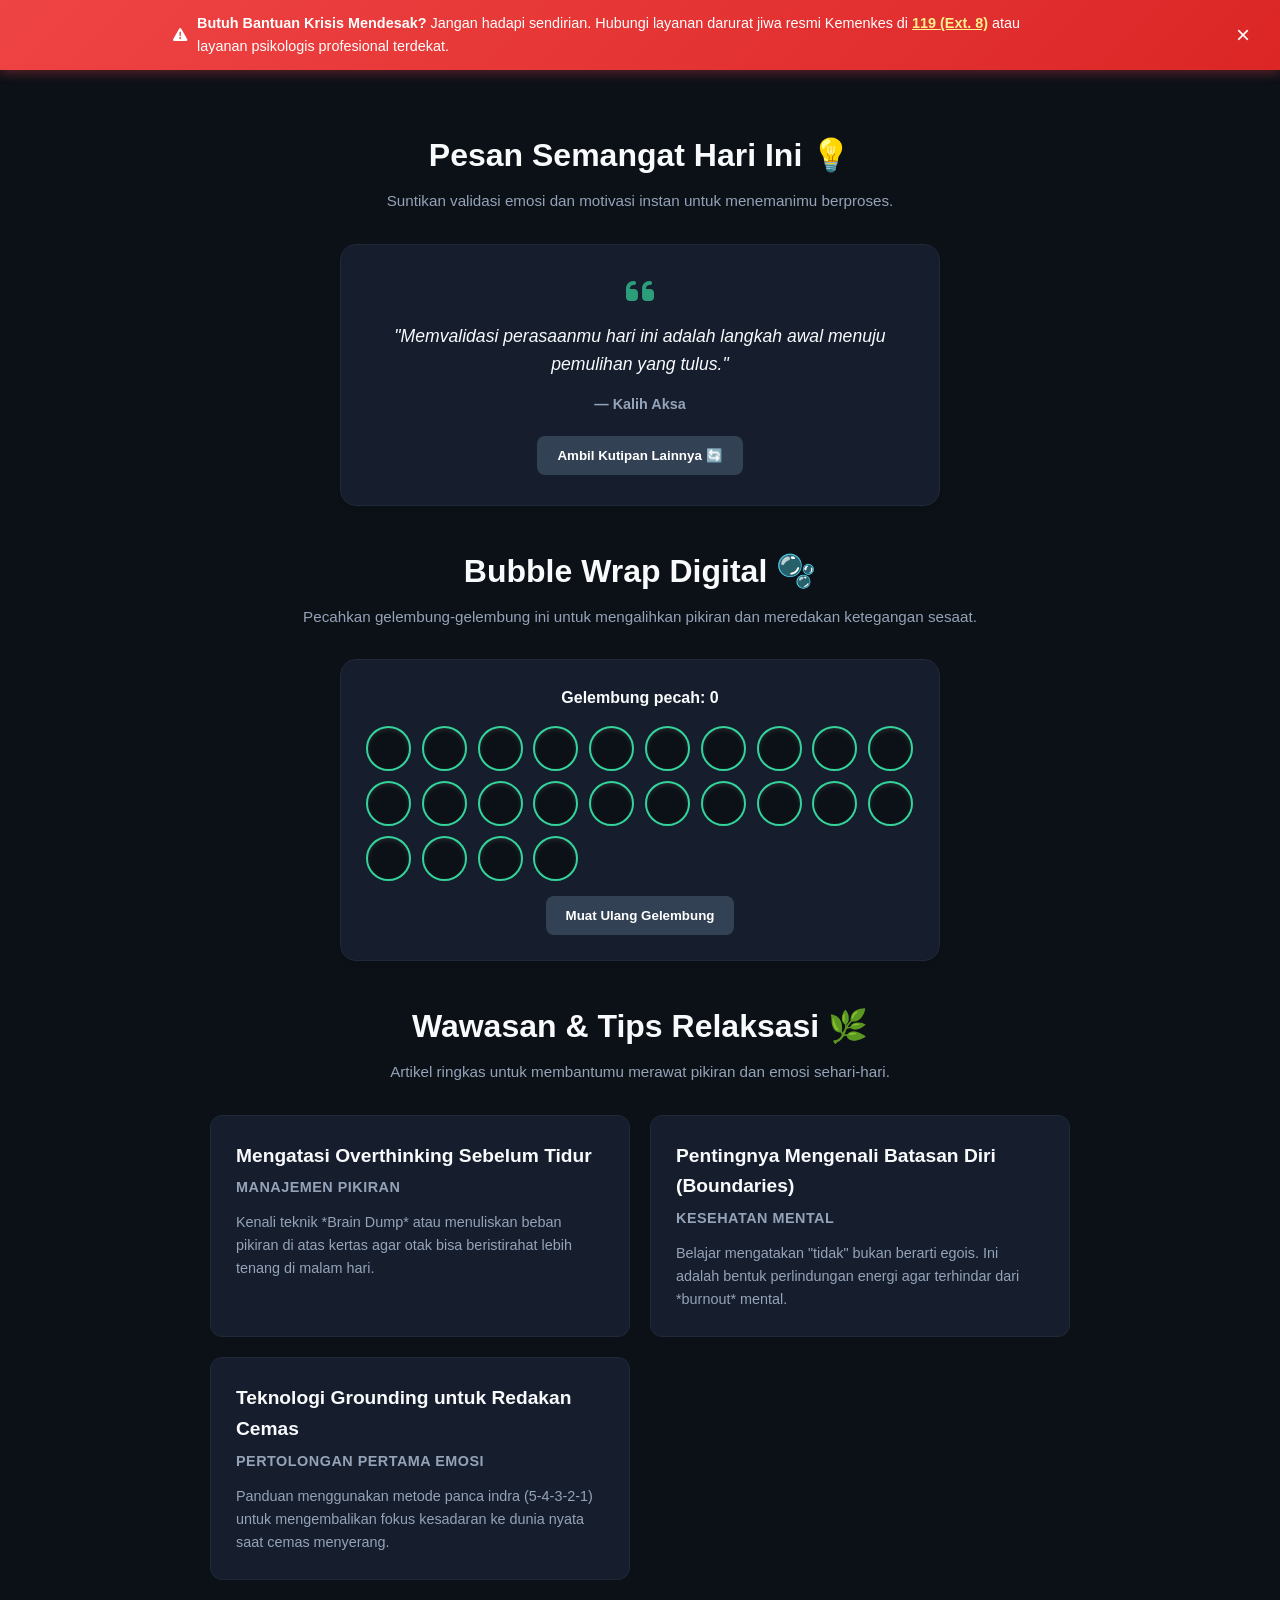
<file: index.html>
<!DOCTYPE html>
<html lang="id">
<head>
    <meta charset="UTF-8">
    <meta name="viewport" content="width=device-width, initial-scale=1.0">
    <title>Kalih Aksa - Ruang Aman & Konseling Kesehatan Mental</title>
    <!-- FontAwesome untuk Icon -->
    <link rel="stylesheet" href="https://cdnjs.cloudflare.com/ajax/libs/font-awesome/6.4.0/css/all.min.css">
    <!-- Hubungkan ke file CSS utama Anda -->
    <link rel="stylesheet" href="style.css">
</head>
<body>

    <!-- ================================================= -->
    <!-- 1. BANNER DARURAT / EMERGENCY HELPLINE -->
    <!-- ================================================= -->
    <div class="emergency-banner" id="emergencyBanner">
        <div class="emergency-content">
            <i class="fas fa-exclamation-triangle"></i>
            <span><strong>Butuh Bantuan Krisis Mendesak?</strong> Jangan hadapi sendirian. Hubungi layanan darurat jiwa resmi Kemenkes di <a href="tel:119" class="emergency-link">119 (Ext. 8)</a> atau layanan psikologis profesional terdekat.</span>
        </div>
        <button class="emergency-close" id="closeEmergency">&times;</button>
    </div>

    <!-- Header / Navbar Utama bisa ditaruh di sini jika ada -->

    <main class="container">

        <!-- ================================================= -->
        <!-- 2. SECTION: PESAN SEMANGAT HARIAN (DAILY QUOTE) -->
        <!-- ================================================= -->
        <section class="content-section">
            <h2 class="section-title">Pesan Semangat Hari Ini 💡</h2>
            <p class="section-desc">Suntikan validasi emosi dan motivasi instan untuk menemanimu berproses.</p>
            
            <div class="quote-card">
                <i class="fas fa-quote-left quote-icon"></i>
                <p class="quote-text" id="dailyQuoteText">"Memvalidasi perasaanmu hari ini adalah langkah awal menuju pemulihan yang tulus."</p>
                <span class="quote-author" id="dailyQuoteAuthor">— Kalih Aksa</span>
                <button class="reset-btn full-width" id="btnAcakQuote" style="margin-top: 20px;">Ambil Kutipan Lainnya 🔄</button>
            </div>
        </section>

        <!-- ================================================= -->
        <!-- 3. SECTION: MINI GAME BUBBLE WRAP DIGITAL -->
        <!-- ================================================= -->
        <section class="content-section">
            <h2 class="section-title">Bubble Wrap Digital 🫧</h2>
            <p class="section-desc">Pecahkan gelembung-gelembung ini untuk mengalihkan pikiran dan meredakan ketegangan sesaat.</p>
            
            <div class="bubble-game-wrapper">
                <div class="bubble-score">Gelembung pecah: <span id="bubbleCount">0</span></div>
                <div class="bubble-grid" id="bubbleGrid"></div>
                <button class="reset-btn full-width" id="resetBubbleBtn" style="margin-top: 15px;">Muat Ulang Gelembung</button>
            </div>
        </section>

        <!-- ================================================= -->
        <!-- 4. SECTION: BLOG MINI (TIPS RELAKSASI & EDUKASI) -->
        <!-- ================================================= -->
        <section class="content-section">
            <h2 class="section-title">Wawasan & Tips Relaksasi 🌿</h2>
            <p class="section-desc">Artikel ringkas untuk membantumu merawat pikiran dan emosi sehari-hari.</p>
            
            <div class="artikel-grid">
                <div class="artikel-card">
                    <h3>Mengatasi Overthinking Sebelum Tidur</h3>
                    <p class="spesialisasi">Manajemen Pikiran</p>
                    <p>Kenali teknik *Brain Dump* atau menuliskan beban pikiran di atas kertas agar otak bisa beristirahat lebih tenang di malam hari.</p>
                </div>
                <div class="artikel-card">
                    <h3>Pentingnya Mengenali Batasan Diri (Boundaries)</h3>
                    <p class="spesialisasi">Kesehatan Mental</p>
                    <p>Belajar mengatakan "tidak" bukan berarti egois. Ini adalah bentuk perlindungan energi agar terhindar dari *burnout* mental.</p>
                </div>
                <div class="artikel-card">
                    <h3>Teknologi Grounding untuk Redakan Cemas</h3>
                    <p class="spesialisasi">Pertolongan Pertama Emosi</p>
                    <p>Panduan menggunakan metode panca indra (5-4-3-2-1) untuk mengembalikan fokus kesadaran ke dunia nyata saat cemas menyerang.</p>
                </div>
            </div>
        </section>

    </main>

    <!-- Hubungkan ke file JavaScript utama Anda -->
    <script src="script.js"></script>
</body>
</html>
</file>
<file: style.css>
/* ================================================= */
/* 1. VARIABEL WARNA & GLOBAL RESET                  */
/* ================================================= */
:root {
    --bg-color: #0c1017;
    --card-bg: #161e2e;
    --text-main: #f8fafc;
    --text-sub: #94a3b8;
    --accent-color: #34d399;
    --accent-hover: #10b981;
    --border-color: #1f2937;
}

body.light-mode {
    --bg-color: #f8fafc;
    --card-bg: #ffffff;
    --text-main: #0f172a;
    --text-sub: #475569;
    --accent-color: #0284c7;
    --accent-hover: #0369a1;
    --border-color: #cbd5e1;
}

* {
    margin: 0;
    padding: 0;
    box-sizing: border-box;
    font-family: 'Segoe UI', Tahoma, Geneva, Verdana, sans-serif;
    scroll-behavior: smooth;
}

body {
    background-color: var(--bg-color);
    color: var(--text-main);
    line-height: 1.6;
    padding-bottom: 80px;
    transition: background-color 0.3s ease, color 0.3s ease;
}

.container {
    max-width: 1000px;
    margin: 0 auto;
    padding: 20px 20px 60px 20px;
}

/* ================================================= */
/* 2. HEADER & NAVIGASI                              */
/* ================================================= */
.main-header {
    background: linear-gradient(135deg, #111827 0%, #0c1017 100%);
    padding: 40px 20px 20px 20px;
    text-align: center;
    border-bottom: 1px solid var(--border-color);
}

.header-badge-container {
    display: flex;
    justify-content: center;
    gap: 15px;
    flex-wrap: wrap;
    margin-bottom: 20px;
}

.admin-badge, .slot-info-badge {
    background: rgba(16, 185, 129, 0.1);
    color: #34d399;
    padding: 6px 14px;
    border-radius: 20px;
    font-size: 0.85rem;
    font-weight: 600;
    display: inline-flex;
    align-items: center;
    gap: 8px;
    border: 1px solid rgba(52, 211, 153, 0.3);
}

.slot-info-badge {
    background: rgba(59, 130, 246, 0.1);
    color: #60a5fa;
    border-color: rgba(96, 165, 250, 0.3);
}

.pulse-dot {
    width: 8px;
    height: 8px;
    background-color: #34d399;
    border-radius: 50%;
    box-shadow: 0 0 0 rgba(52, 211, 153, 0.4);
    animation: pulse 2s infinite;
}

@keyframes pulse {
    0% {
        box-shadow: 0 0 0 0 rgba(52, 211, 153, 0.6);
    }
    70% {
        box-shadow: 0 0 0 8px rgba(52, 211, 153, 0);
    }
    100% {
        box-shadow: 0 0 0 0 rgba(52, 211, 153, 0);
    }
}

.main-title {
    font-size: 2.5rem;
    color: var(--text-main);
    margin-bottom: 10px;
    font-weight: 700;
}

.main-subtitle {
    font-size: 1.05rem;
    color: var(--text-sub);
    max-width: 600px;
    margin: 0 auto 25px auto;
}

/* Navigasi Menu */
.main-nav {
    display: flex;
    justify-content: center;
    flex-wrap: wrap;
    gap: 8px;
    max-width: 900px;
    margin: 0 auto;
}

.main-nav a {
    color: var(--text-sub);
    background: var(--card-bg);
    padding: 6px 12px;
    border-radius: 6px;
    text-decoration: none;
    font-size: 0.85rem;
    transition: all 0.3s ease;
    border: 1px solid var(--border-color);
}

.main-nav a:hover {
    background: var(--accent-color);
    color: #0c1017;
    border-color: var(--accent-color);
}

/* ================================================= */
/* 3. SECTION & LAYOUT UMUM                          */
/* ================================================= */
.intro-section {
    text-align: center;
    padding: 20px;
}

.intro-text {
    color: var(--text-sub);
    font-size: 0.95rem;
}

.content-section, .calculator-section, .testimoni-section {
    max-width: 900px;
    margin: 40px auto;
    padding: 0 20px;
}

.section-title {
    text-align: center;
    font-size: 2rem;
    color: var(--text-main);
    margin-bottom: 8px;
    font-weight: 700;
}

.section-desc {
    text-align: center;
    color: var(--text-sub);
    font-size: 0.95rem;
    margin-bottom: 30px;
}

.center-text {
    text-align: center;
}

.sub-section-title {
    font-size: 1.1rem;
    color: var(--text-main);
    margin-top: 20px;
    margin-bottom: 10px;
}

/* ================================================= */
/* 4. KOMPONEN KARTU (Konselor, Artikel, Testimoni)    */
/* ================================================= */
.konselor-grid, .artikel-grid, .testimoni-grid {
    display: grid;
    grid-template-columns: repeat(auto-fit, minmax(280px, 1fr));
    gap: 20px;
}

.konselor-card, .artikel-card, .testimoni-card {
    background: var(--card-bg);
    border: 1px solid var(--border-color);
    border-radius: 12px;
    padding: 25px;
    transition: transform 0.3s ease, border-color 0.3s ease, box-shadow 0.3s ease;
}

.konselor-card:hover, .artikel-card:hover, .testimoni-card:hover {
    transform: translateY(-4px);
    border-color: var(--accent-color);
    box-shadow: 0 8px 15px rgba(0,0,0,0.05);
}

.konselor-img {
    font-size: 2.5rem;
    color: var(--accent-color);
    margin-bottom: 15px;
}

.konselor-card h3, .artikel-card h3 {
    font-size: 1.2rem;
    color: var(--text-main);
    margin-bottom: 5px;
}

.spesialisasi {
    font-size: 0.85rem;
    color: var(--accent-color);
    font-weight: 600;
    margin-bottom: 12px;
    text-transform: uppercase;
    letter-spacing: 0.5px;
}

.konselor-card p, .artikel-card p, .testimoni-text {
    font-size: 0.9rem;
    color: var(--text-sub);
}

.read-more {
    display: inline-block;
    margin-top: 15px;
    color: var(--accent-color);
    text-decoration: none;
    font-size: 0.85rem;
    font-weight: 600;
}

.read-more:hover {
    text-decoration: underline;
}

/* ================================================= */
/* 5. FORM & INTERAKTIF (Booking, Kalkulator)        */
/* ================================================= */
.booking-section-wrapper, .calculator-section {
    background: var(--card-bg);
    border: 1px solid var(--border-color);
    border-radius: 16px;
    padding: 35px 25px;
}

.booking-form {
    max-width: 550px;
    margin: 0 auto;
}

.inline-block-form {
    max-width: 600px;
}

.text-left {
    text-align: left;
}

.form-group {
    margin-bottom: 20px;
}

.form-group label {
    display: block;
    font-size: 0.9rem;
    color: var(--text-main);
    margin-bottom: 8px;
    font-weight: 500;
}

.form-group input, 
.form-group select, 
.form-group textarea {
    width: 100%;
    padding: 12px 15px;
    background: var(--bg-color);
    border: 1px solid var(--border-color);
    border-radius: 8px;
    color: var(--text-main);
    font-size: 0.95rem;
    outline: none;
    transition: border-color 0.3s;
}

.form-group input:focus, 
.form-group select:focus, 
.form-group textarea:focus {
    border-color: var(--accent-color);
}

.btn-submit-wa {
    width: 100%;
    background: #25d366;
    color: #ffffff;
    border: none;
    padding: 12px 20px;
    border-radius: 8px;
    font-size: 1rem;
    font-weight: 600;
    cursor: pointer;
    display: flex;
    align-items: center;
    justify-content: center;
    gap: 10px;
    transition: background 0.3s ease;
}

.btn-submit-wa:hover {
    background: #20ba5a;
}

.accent-bg {
    background: var(--accent-color);
    color: #0c1017;
}

.accent-bg:hover {
    background: var(--accent-hover);
    color: #ffffff;
}

.full-width {
    width: 100%;
}

/* ================================================= */
/* 6. STYLE: EMERGENCY HELPLINE BANNER               */
/* ================================================= */
.emergency-banner {
    background: linear-gradient(135deg, #ef4444, #dc2626);
    color: #ffffff;
    padding: 12px 20px;
    display: flex;
    justify-content: space-between;
    align-items: center;
    font-size: 0.9rem;
    position: relative;
    z-index: 1100;
    box-shadow: 0 4px 10px rgba(239, 68, 68, 0.3);
}

.emergency-content {
    display: flex;
    align-items: center;
    gap: 10px;
    max-width: 900px;
    margin: 0 auto;
}

.emergency-link {
    color: #fef08a;
    font-weight: 700;
    text-decoration: underline;
}

.emergency-close {
    background: none;
    border: none;
    color: #ffffff;
    font-size: 1.5rem;
    cursor: pointer;
    padding: 0 10px;
}

/* ================================================= */
/* 7. STYLE: DAILY QUOTE CARD                        */
/* ================================================= */
.quote-card {
    background: var(--card-bg);
    border: 1px solid var(--border-color);
    border-radius: 16px;
    padding: 30px;
    max-width: 600px;
    margin: 0 auto;
    text-align: center;
    position: relative;
    box-shadow: 0 4px 6px rgba(0,0,0,0.02);
}

.quote-icon {
    font-size: 2rem;
    color: var(--accent-color);
    margin-bottom: 15px;
    opacity: 0.7;
}

.quote-text {
    font-size: 1.1rem;
    color: var(--text-main);
    font-style: italic;
    margin-bottom: 15px;
    line-height: 1.6;
}

.quote-author {
    font-size: 0.9rem;
    color: var(--text-sub);
    font-weight: 600;
    display: block;
}

/* ================================================= */
/* 8. STYLE: BUBBLE WRAP DIGITAL                     */
/* ================================================= */
.bubble-game-wrapper {
    background: var(--card-bg);
    border: 1px solid var(--border-color);
    border-radius: 16px;
    padding: 25px;
    max-width: 600px;
    margin: 0 auto;
    text-align: center;
    box-shadow: 0 4px 6px rgba(0,0,0,0.02);
}

.bubble-score {
    font-size: 1rem;
    color: var(--text-main);
    margin-bottom: 15px;
    font-weight: 600;
}

.bubble-grid {
    display: grid;
    grid-template-columns: repeat(auto-fit, minmax(45px, 1fr));
    gap: 10px;
    justify-content: center;
}

.bubble {
    width: 45px;
    height: 45px;
    background: var(--bg-color);
    border: 2px solid var(--accent-color);
    border-radius: 50%;
    cursor: pointer;
    transition: all 0.2s ease;
    box-shadow: inset 0 2px 4px rgba(255, 255, 255, 0.1);
}

.bubble:hover {
    background: rgba(52, 211, 153, 0.2);
    transform: scale(1.05);
}

.bubble.popped {
    background: transparent;
    border-color: var(--border-color);
    transform: scale(0.85);
    box-shadow: none;
    cursor: default;
}

/* ================================================= */
/* 9. HASIL & KOTAK INFORMASI KHUSUS                 */
/* ================================================= */
.result-box, .dash-box, .affirmation-box, .grounding-box, .mood-response-box, .saved-letter-box {
    margin-top: 20px;
    background: var(--card-bg);
    border: 1px solid var(--border-color);
    border-radius: 10px;
    padding: 20px;
}

.result-title, .mood-response-title, .saved-letter-title {
    font-size: 1.05rem;
    color: var(--accent-color);
    margin-bottom: 8px;
    font-weight: 600;
}

.result-desc, .mood-response-desc, .saved-letter-desc, .affirmation-text {
    font-size: 0.9rem;
    color: var(--text-sub);
}

/* ================================================= */
/* 10. TRACKER EMOSI MINGGUAN (KOTAK REKAP)          */
/* ================================================= */
.tracker-rekap-wrapper {
    margin-top: 25px;
}

.rekap-grid {
    display: grid;
    grid-template-columns: repeat(auto-fit, minmax(110px, 1fr));
    gap: 10px;
    margin-top: 10px;
}

#rekapTrackerContainer > div {
    background: var(--card-bg);
    padding: 12px;
    border: 1px solid var(--border-color);
    border-radius: 8px;
    font-size: 0.85rem;
    color: var(--text-main);
}

#rekapTrackerContainer strong {
    color: var(--text-main);
    font-size: 0.9rem;
}

#rekapTrackerContainer span {
    color: var(--text-sub) !important;
}

/* ================================================= */
/* 11. CHECKLIST SELF-CARE, AFIRMASI & GROUNDING     */
/* ================================================= */
.checklist-group {
    display: flex;
    flex-direction: column;
    gap: 12px;
    margin-bottom: 20px;
}

.checklist-label {
    display: flex;
    align-items: center;
    gap: 12px;
    font-size: 0.95rem;
    color: var(--text-sub);
    cursor: pointer;
}

.checklist-label input[type="checkbox"] {
    width: 18px;
    height: 18px;
    accent-color: var(--accent-color);
    cursor: pointer;
}

.progress-text {
    font-size: 0.9rem;
    color: var(--accent-color);
    font-weight: 600;
    text-align: center;
}

.affirmation-box {
    margin-bottom: 20px;
    border-color: var(--accent-color);
    background: rgba(52, 211, 153, 0.05);
}

.affirmation-text {
    font-style: italic;
    font-size: 1.05rem;
    color: var(--text-main);
}

.grounding-box {
    margin-bottom: 20px;
}

.grounding-title {
    font-size: 1.1rem;
    color: var(--accent-color);
    margin-bottom: 10px;
}

.grounding-desc {
    font-size: 0.9rem;
    color: var(--text-sub);
}

.grounding-btn-group {
    display: flex;
    gap: 10px;
}

.reset-btn {
    background: #334155;
    color: #ffffff;
    width: auto;
    padding: 12px 20px;
    border: none;
    border-radius: 8px;
    cursor: pointer;
    font-weight: 600;
}

.reset-btn:hover {
    background: #475569;
}

/* ================================================= */
/* 12. MOOD TRACKER INSTAN                           */
/* ================================================= */
.mood-btn-group {
    display: flex;
    justify-content: center;
    flex-wrap: wrap;
    gap: 10px;
    margin-bottom: 20px;
}

.mood-btn {
    background: var(--card-bg);
    border: 1px solid var(--border-color);
    color: var(--text-main);
    padding: 10px 16px;
    border-radius: 8px;
    font-size: 0.9rem;
    cursor: pointer;
    transition: all 0.3s ease;
}

.mood-btn:hover {
    background: var(--accent-color);
    color: #0c1017;
    border-color: var(--accent-color);
}

/* ================================================= */
/* 13. FAQ ACCORDION                                 */
/* ================================================= */
.faq-container {
    max-width: 700px;
    margin: 0 auto;
    display: flex;
    flex-direction: column;
    gap: 10px;
}

.faq-item {
    background: var(--card-bg);
    border: 1px solid var(--border-color);
    border-radius: 8px;
    overflow: hidden;
}

.faq-question {
    width: 100%;
    background: none;
    border: none;
    color: var(--text-main);
    padding: 15px 20px;
    text-align: left;
    font-size: 0.95rem;
    font-weight: 600;
    display: flex;
    justify-content: space-between;
    align-items: center;
    cursor: pointer;
}

.faq-question i {
    transition: transform 0.3s ease;
    color: var(--accent-color);
}

.faq-answer {
    padding: 0 20px 15px 20px;
    color: var(--text-sub);
    font-size: 0.9rem;
}

/* ================================================= */
/* 14. WIDGET & TOMBOL FLOATING                      */
/* ================================================= */
.floating-wa {
    position: fixed;
    bottom: 30px;
    right: 30px;
    background-color: #25d366;
    color: white;
    width: 60px;
    height: 60px;
    border-radius: 50%;
    display: flex;
    justify-content: center;
    align-items: center;
    font-size: 2rem;
    box-shadow: 0 4px 15px rgba(37, 211, 102, 0.4);
    z-index: 1000;
    transition: transform 0.3s;
    text-decoration: none;
}

.floating-wa:hover {
    transform: scale(1.1);
}

.back-to-top {
    position: fixed;
    bottom: 100px;
    right: 30px;
    background: var(--card-bg);
    color: var(--text-main);
    width: 45px;
    height: 45px;
    border-radius: 50%;
    display: flex;
    align-items: center;
    justify-content: center;
    font-size: 1.2rem;
    box-shadow: 0 4px 12px rgba(0,0,0,0.15);
    border: 1px solid var(--border-color);
    z-index: 999;
    text-decoration: none;
    opacity: 0;
    visibility: hidden;
    transition: all 0.3s ease;
}

.back-to-top.show {
    opacity: 1;
    visibility: visible;
}

.back-to-top:hover {
    background: var(--accent-color);
    color: #fff;
    transform: translateY(-3px);
}

/* Music Player Widget */
.music-player-widget {
    position: fixed;
    bottom: 25px;
    left: 25px;
    z-index: 999;
}

.music-toggle-btn {
    width: 50px;
    height: 50px;
    border-radius: 50%;
    background: var(--accent-color);
    color: #0c1017;
    border: none;
    font-size: 1.2rem;
    cursor: pointer;
    box-shadow: 0 4px 12px rgba(52, 211, 153, 0.4);
    display: flex;
    align-items: center;
    justify-content: center;
    transition: transform 0.3s ease;
}

.music-toggle-btn:hover {
    transform: scale(1.1);
}

/* ================================================= */
/* 15. RESPONSIVE DESIGN                             */
/* ================================================= */
@media (max-width: 768px) {
    .main-title {
        font-size: 2rem;
    }
    
    .booking-section-wrapper, .calculator-section {
        padding: 25px 15px;
    }
}
</file>
